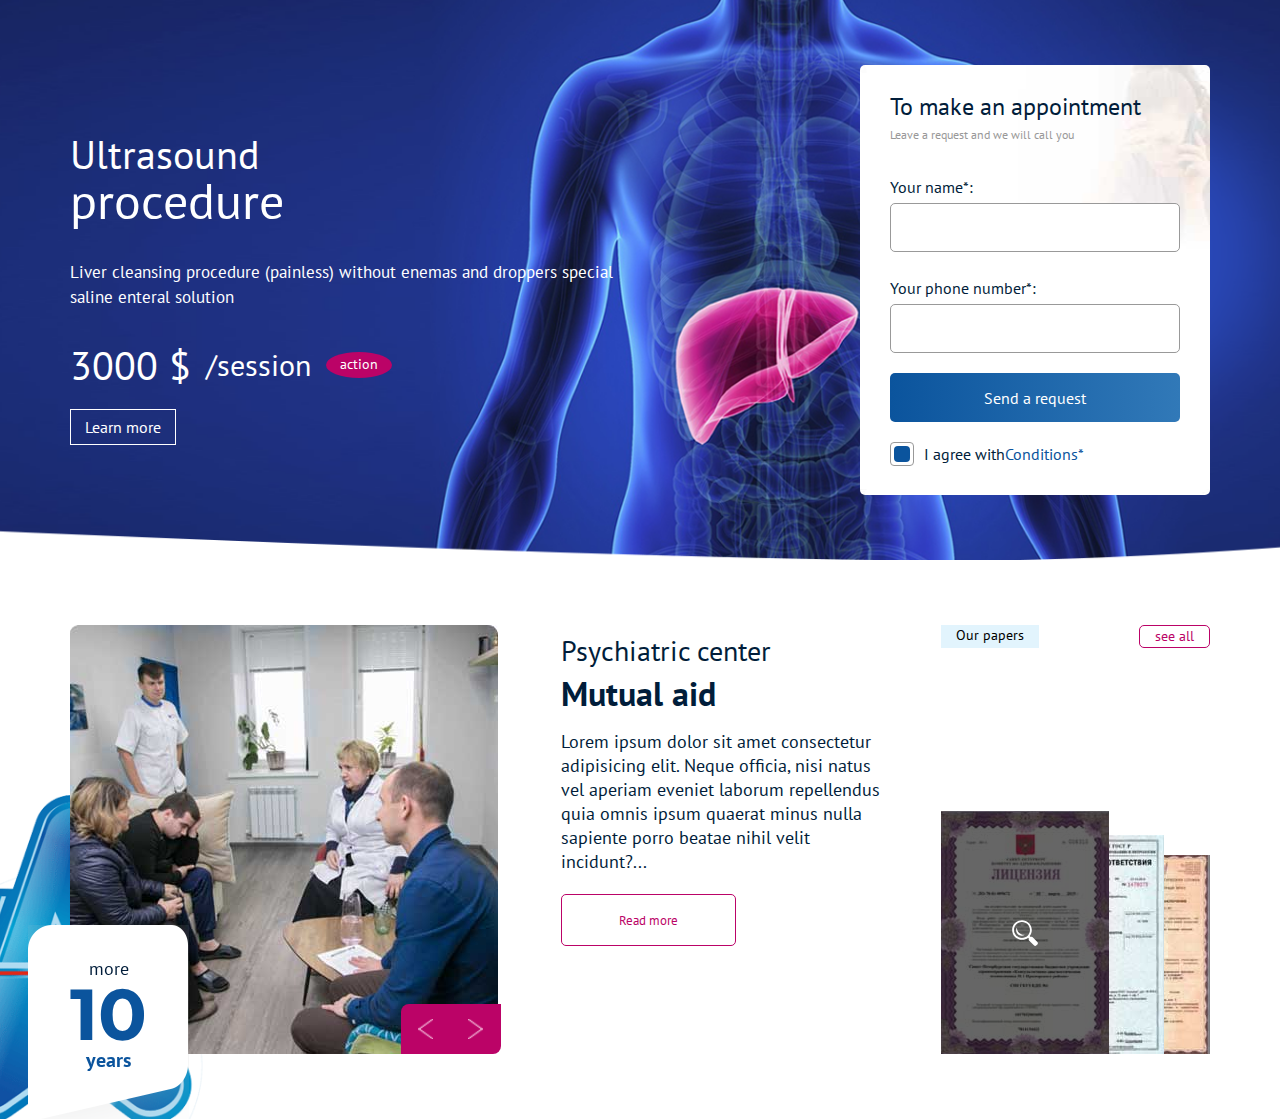
<file: index.html>
<!DOCTYPE html>
<html lang="en">

<head>
    <meta charset="UTF-8">
    <meta name="viewport" content="width=device-width, initial-scale=1.0, maximum-scale=1.0, user-scalable=0">
    <link rel="shortcut icon" href="img/favicon.ico">
    <link rel="stylesheet" href="css/null.css">
    <link rel="stylesheet" href="slick/css/style.css">
    <link rel="stylesheet" href="css/lightbox.css">
    <link rel="stylesheet" href="css/style.css">
    <title>Alternative</title>
</head>

<body>
    <div class="wrapper">
        <section class="first">
            <div class="container">
                <div class="offer">
                    <div class="offer__itself">
                        <h1><span>Ultrasound</span><br>procedure
                            </h1>
                        <p class="procedure">Liver cleansing procedure (painless) without enemas and droppers
                        special
                        saline enteral solution</p>
                        <div class="offer__price">
                            <p class="offer__sum">3000 $ </p>
                            <p class="offer__seance">/session</p>
                            <div class="offer__action">action</div>
                        </div>
                        <a href="#">Learn more</a>
                    </div>
                    <div class="offer__form">
                        <form action="#" method="post" enctype="multipart/form-data">
                            <h3>To make an appointment</h3>
                            <p class="submit-application">Leave a request and we will call you</p>
                            <div class="form__item">
                                <label for="formName">Your name*:</label>
                                <input type="text" name="name" class="_req">
                            </div>
                            <div class="form__item">
                                <label for="formEmail">Your phone number*:</label>
                                <input type="tel" name="tel" class="_req">
                            </div>

                            <!-- <button type="submit" class="button-in-form"> -->
                            <a href="#popup">Send a request</a>
                            <!-- </button> -->

                            <div class="form__item">
                                <div class="checkbox">
                                    <input id="formAgreement" checked="" type="checkbox" name="agreement"
                                        class="checkbox__input _req">
                                    <label for="formAgreement" class="checkbox__label">
                                        <span>I agree with</span>
                                        <a href="#" class="conditions">Conditions*</a>
                                    </label>
                                </div>
                            </div>
                        </form>

                    </div>
                </div>
            </div>
        </section>
        <section class="second">
            <div class="container">
                <div class="main">
                    <div class="main__first">
                        <img src="img/star-round.gif" alt="#" class="star">
                        <div class="for-rounded-rectangle">
                            <img src="img/rounded-rectangle.png" alt="#" class="for-10">
                            <div class="for-p">
                                <p class="more">more</p>
                                <p class="ten">10</p>
                                <p class="years">years</p>
                            </div>
                        </div>
                        <div class="slider-three-section">
                            <div class="slider__item filter">
                                <img src="img/img1.jpg" alt="#">
                            </div>
                            <div class="slider__item filter">
                                <img src="img/img1.jpg" alt="#">
                            </div>
                            <div class="slider__item filter">
                                <img src="img/img1.jpg" alt="#">
                            </div>
                            <div class="slider__item filter">
                                <img src="img/img1.jpg" alt="#">
                            </div>
                            <div class="slider__item filter">
                                <img src="img/img1.jpg" alt="#">
                            </div>
                        </div>
                    </div>
                    <div class="main__center">
                        <p class="psy">Psychiatric center</p>
                        <h2>Mutual aid</h2>
                        <p class="lorem">Lorem ipsum dolor sit amet consectetur adipisicing elit. Neque officia, nisi
                            natus vel
                            aperiam eveniet laborum repellendus quia omnis ipsum quaerat minus nulla sapiente porro
                            beatae nihil velit incidunt?<span id="dots">...</span><span id="more"> Repudiandae,
                                perferendis molestias. Fuga itaque magni quod rem.
                                Omnis officiis quo, assumenda, molestiae, possimus pariatur veritatis delectus atque
                                voluptatibus consequatur sapiente!</span></p>
                        <button onclick="myFunction()" id="myBtn">Read more</button>

                    </div>
                    <div class="main__for-paper">
                        <!-- Images used to open the lightbox -->
                        <div class="our-paper_see-all">
                            <p class="our-paper">
                                Our papers
                            </p>
                            <a href="#" class="see-all">see all</a>
                        </div>
                        <!-- <div class="row"> -->
                        <div class="column column1">
                            <div class="for-loupe" onclick="openModal();currentSlide(1)" class="hover-shadow">
                            </div>
                            <img src="img/licence1.jpg" >
                        </div>
                        <div class="column column2">
                            <img src="img/licence2.jpg" onclick="openModal();currentSlide(2)" class="hover-shadow">
                        </div>
                        <div class="column column3">
                            <img src="img/licence3.jpg" onclick="openModal();currentSlide(3)" class="hover-shadow">
                        </div>
                        <!-- </div> -->

                        <!-- The Modal/Lightbox -->
                        <div id="myModal" class="modal">
                            <div class="to-close" onclick="closeModal()"></div>
                            <span class="close cursor" onclick="closeModal()">&times;</span>
                            <div class="modal-content">

                                <div class="mySlides">
                                    <div class="numbertext">1 / 3</div>
                                    <img src="img/licence1.jpg" style="width:50%">
                                </div>

                                <div class="mySlides">
                                    <div class="numbertext">2 / 3</div>
                                    <img src="img/licence2.jpg" style="width:50%">
                                </div>

                                <div class="mySlides">
                                    <div class="numbertext">3 / 3</div>
                                    <img src="img/licence3.jpg" style="width:50%">
                                </div>

                                <!-- Next/previous controls -->
                                <a class="prev" onclick="plusSlides(-1)">&#10094;</a>
                                <a class="next" onclick="plusSlides(1)">&#10095;</a>

                                <!-- Caption text -->
                                <div class="caption-container">
                                    <!-- <p id="caption"></p> -->
                                </div>

                                <!-- Thumbnail image controls -->
                                <div class="thumbnail-image-controls">
                                    <div class="column thumbnail">
                                        <img class="demo active" src="img/licence1.jpg" onclick="currentSlide(1)"
                                            alt="Nature">
                                    </div>

                                    <div class="column thumbnail">
                                        <img class="demo" src="img/licence2.jpg" onclick="currentSlide(2)" alt="Snow">
                                    </div>

                                    <div class="column thumbnail">
                                        <img class="demo" src="img/licence3.jpg" onclick="currentSlide(3)"
                                            alt="Mountains">
                                    </div>
                                </div>

                            </div>
                        </div>

                    </div>

                </div>
            </div>
        </section>



        <div id="popup" class="popup">
            <div class="popup__body">
                <a href="#invest" class="popup__area"></a>
                <div class="popup__content">
                    <a href="#invest" class="popup__close">
                        <svg display="none">
                            <symbol viewBox="0 0 47.971 47.971" id="close-in-popup">
                                <g>
                                    <path
                                        d="M28.228,23.986L47.092,5.122c1.172-1.171,1.172-3.071,0-4.242c-1.172-1.172-3.07-1.172-4.242,0L23.986,19.744L5.121,0.88
                                                		c-1.172-1.172-3.07-1.172-4.242,0c-1.172,1.171-1.172,3.071,0,4.242l18.865,18.864L0.879,42.85c-1.172,1.171-1.172,3.071,0,4.242
                                                		C1.465,47.677,2.233,47.97,3,47.97s1.535-0.293,2.121-0.879l18.865-18.864L42.85,47.091c0.586,0.586,1.354,0.879,2.121,0.879
                                                		s1.535-0.293,2.121-0.879c1.172-1.171,1.172-3.071,0-4.242L28.228,23.986z" />
                                </g>
                            </symbol>
                        </svg>
                        <svg class="close-in-popup">
                            <use xlink:href="#close-in-popup">
                            </use>
                        </svg>
                    </a>
                    <h2 class="popup__title">Thank you!</h2>
                    <p class="popup__text">Thank you for your request! <br>Our manager will get in touch with you within
                        5
                        minutes.</p>
                </div>
            </div>
        </div>

    </div>
    <script src="js/jquery-3.5.1.min.js"></script>
    <script src="slick/js/slick.min.js"></script>
    <script src="slick/js/script.js"></script>
    <script src="js/lightbox.js"></script>
    <script src="js/main.js"></script>
</body>

</html>
</file>
<file: css/null.css>
/*Обнуление*/
*{
	padding: 0;
	margin: 0;
	border: 0;
}
*,*:before,*:after{
	-moz-box-sizing: border-box;
	-webkit-box-sizing: border-box;
	box-sizing: border-box;
}
:focus,:active{outline: none;}
a:focus,a:active{outline: none;}

nav,footer,header,aside{display: block;}

html,body{
	height: 100%;
	width: 100%;
	font-size: 100%;
	line-height: 1;
	-ms-text-size-adjust: 100%;
	-moz-text-size-adjust: 100%;
	-webkit-text-size-adjust: 100%;
}
input,button,textarea{font-family:inherit;}

input::-ms-clear{display: none;}
button{cursor: pointer;}
button::-moz-focus-inner {padding:0;border:0;}
a, a:visited{text-decoration: none;}
a:hover{text-decoration: none;}
ul li{list-style: none;}
img{vertical-align: top;}

h1,h2,h3,h4,h5,h6{font-size:inherit;font-weight: 400;}
/*--------------------*/
</file>
<file: css/style.css>
@import url("https://fonts.googleapis.com/css?family=PT+Sans:regular,700&display=swap&subset=cyrillic-ext");
@import url("https://fonts.googleapis.com/css?family=PT+Sans+Caption:regular,700&display=swap&subset=cyrillic-ext");
@import url("https://fonts.googleapis.com/css?family=Black+Han+Sans:regular");
@import url("https://fonts.googleapis.com/css?family=Montserrat:700,800,900");
body {
  font-family: "PT Sans";
}

.wrapper {
  width: 100%;
  min-height: 100%;
  overflow: hidden;
  display: -webkit-box;
  display: -ms-flexbox;
  display: flex;
  -webkit-box-orient: vertical;
  -webkit-box-direction: normal;
  -ms-flex-direction: column;
  flex-direction: column;
}

.container {
  max-width: 1200px;
  position: relative;
  margin: 0 auto;
  padding-left: 30px;
  padding-right: 30px;
}

.first {
  background-image: url(../img/bg1.png);
  background-repeat: no-repeat;
  background-position: 50% 50%;
  background-size: cover;
}

.offer {
  display: -webkit-box;
  display: -ms-flexbox;
  display: flex;
  padding-top: 65px;
  padding-bottom: 65px;
  -webkit-box-align: center;
      -ms-flex-align: center;
          align-items: center;
  -webkit-box-pack: justify;
      -ms-flex-pack: justify;
          justify-content: space-between;
}

.offer .offer__itself {
  padding-right: 20px;
}

.offer h1 {
  font-size: 50px;
  line-height: 1;
  font-weight: 400;
  padding-bottom: 34px;
}

.offer h1 span {
  font-size: 40px;
}

.offer .procedure {
  font-size: 17px;
  padding-bottom: 34px;
  line-height: 1.5;
}

.offer__itself {
  color: white;
  -webkit-box-flex: 0;
      -ms-flex: 0 1 50%;
          flex: 0 1 50%;
}

.offer__itself a {
  color: white;
  padding-bottom: 34px;
  border: 1px solid white;
  padding: 7px 14px 7px 14px;
}

.offer__price {
  display: -webkit-box;
  display: -ms-flexbox;
  display: flex;
  -webkit-box-align: center;
      -ms-flex-align: center;
          align-items: center;
  padding-bottom: 34px;
}

.offer__sum {
  font-size: 40px;
  padding-right: 15px;
}

.offer__seance {
  font-size: 30px;
  padding-right: 15px;
}

.offer__action {
  font-size: 14px;
  background-color: #bb0367;
  padding: 5px 14px 7px 14px;
  border-radius: 100%;
}

.offer__form {
  color: #011d3a;
  -webkit-box-flex: 0;
      -ms-flex: 0 1 50%;
          flex: 0 1 50%;
  display: -webkit-box;
  display: -ms-flexbox;
  display: flex;
  -webkit-box-pack: end;
      -ms-flex-pack: end;
          justify-content: flex-end;
}

.offer__form form {
  padding: 30px;
  border-radius: 5px;
  background-image: url(../img/bg-in-form.jpg);
  background-repeat: no-repeat;
  background-position: 50% 50%;
  background-size: cover;
  width: 350px;
  height: 430px;
}

.offer__form form h3 {
  font-size: 24px;
  color: #011d3a;
  padding-bottom: 10px;
}

.offer__form form p {
  font-size: 12px;
  color: #999999;
  padding-bottom: 30px;
}

.offer__form form .form__item {
  padding: 0 0 20px 0;
}

.offer__form form label {
  line-height: 2;
}

.offer__form form input {
  display: block;
  background-color: white;
  border: 1px #999999 solid;
  width: 100%;
  border-radius: 5px;
  height: 49px;
  padding: 0 15px 0 15px;
}

.offer__form form a {
  background-image: -webkit-gradient(linear, left top, right top, from(#0b549d), to(#3179b8));
  background-image: linear-gradient(to right, #0b549d, #3179b8);
  color: white;
  width: 100%;
  height: 49px;
  display: -webkit-box;
  display: -ms-flexbox;
  display: flex;
  -webkit-box-pack: center;
      -ms-flex-pack: center;
          justify-content: center;
  -webkit-box-align: center;
      -ms-flex-align: center;
          align-items: center;
  margin: 0 0 20px 0;
  border-radius: 5px;
  -webkit-transition: all 0.5s ease 0s;
  transition: all 0.5s ease 0s;
}

.offer__form form a:hover {
  background-image: -webkit-gradient(linear, left top, right top, from(#0b549d), to(#6cb8fa));
  background-image: linear-gradient(to right, #0b549d, #6cb8fa);
}

.offer__form form .conditions {
  background: none;
  color: #0b549d;
  margin: 0;
  width: auto;
  height: auto;
}

.offer__form form .form {
  display: -webkit-box;
  display: -ms-flexbox;
  display: flex;
}

.offer__form form .checkbox {
  display: -webkit-box;
  display: -ms-flexbox;
  display: flex;
}

.offer__form form .checkbox__input {
  display: none;
}

.offer__form form .checkbox__label {
  font-size: 16px;
  line-height: 140%;
  display: -webkit-inline-box;
  display: -ms-inline-flexbox;
  display: inline-flex;
  -webkit-box-align: center;
      -ms-flex-align: center;
          align-items: center;
  position: relative;
  cursor: pointer;
  -webkit-box-pack: justify;
      -ms-flex-pack: justify;
          justify-content: space-between;
}

.offer__form form .checkbox__label::before {
  content: "";
  -ms-flex-item-align: start;
      align-self: flex-start;
  -webkit-box-flex: 0;
      -ms-flex: 0 0 24px;
          flex: 0 0 24px;
  height: 24px;
  background-color: #fff;
  border-radius: 4px;
  margin: 0px 10px 0px 0px;
  border: #999999 solid 1px;
}

.offer__form form .checkbox__label::after {
  -webkit-transition: -webkit-transform 0.5s ease 0s;
  transition: -webkit-transform 0.5s ease 0s;
  transition: transform 0.5s ease 0s;
  transition: transform 0.5s ease 0s, -webkit-transform 0.5s ease 0s;
  content: "";
  width: 16px;
  height: 16px;
  position: absolute;
  top: 4px;
  left: 4px;
  background-color: #0b549d;
  border-radius: 4px;
  -webkit-transform: scale(0);
          transform: scale(0);
}

.offer__form form .checkbox__input:checked + .checkbox__label::after {
  -webkit-transform: scale(1);
          transform: scale(1);
}

.popup:target {
  opacity: 1;
  visibility: visible;
  /* display: block; */
}

.popup {
  position: fixed;
  width: 100%;
  height: 100%;
  background-color: rgba(250, 250, 250, 0.5);
  top: 0;
  left: 0;
  opacity: 0;
  visibility: hidden;
  overflow-y: auto;
  overflow-x: hidden;
  -webkit-transition: all 0.5s ease 0s;
  transition: all 0.5s ease 0s;
  z-index: 5;
}

:focus,
:active {
  outline: none;
}

.popup__body {
  min-height: 100%;
  display: -webkit-box;
  display: -ms-flexbox;
  display: flex;
  -webkit-box-align: center;
      -ms-flex-align: center;
          align-items: center;
  -webkit-box-pack: center;
      -ms-flex-pack: center;
          justify-content: center;
  padding: 10px 10px;
  position: relative;
  z-index: 7;
}

a:focus,
a:active {
  outline: none;
}

.popup__area {
  position: absolute;
  width: 100%;
  height: 100%;
  top: 0;
  left: 0;
}

.popup__content {
  background: -webkit-gradient(linear, left top, right bottom, from(#1e3d73), to(#2a5297));
  background: linear-gradient(to bottom right, #1e3d73, #2a5297);
  color: white;
  width: 350px;
  height: 430px;
  padding: 30px;
  position: relative;
  font-size: 20px;
  line-height: 30px;
  border-radius: 5px;
}

.popup__close {
  position: absolute;
  right: 15px;
  top: 10px;
  font-size: 20px;
  color: white;
  text-decoration: none;
}

.close-in-popup {
  fill: white;
  width: 15px;
  height: 15px;
}

.popup__title {
  font-size: 40px;
  padding-top: 0;
  padding-bottom: 40px;
}

.popup__text {
  color: white;
  font-size: 16px;
}

.main {
  position: relative;
  display: -webkit-box;
  display: -ms-flexbox;
  display: flex;
  padding-top: 65px;
  padding-bottom: 65px;
}

.main__first {
  -webkit-box-flex: 0;
      -ms-flex: 0 1 40%;
          flex: 0 1 40%;
}

.main__center {
  -webkit-box-flex: 0;
      -ms-flex: 0 1 35%;
          flex: 0 1 35%;
  padding-left: 60px;
  color: #011d3a;
}

.main__center .psy {
  font-weight: 500;
  font-size: 28px;
  line-height: 1.833;
}

.main__center h2 {
  font-size: 34px;
  font-weight: 600;
  line-height: 1;
  text-align: left;
  padding-bottom: 20px;
}

.main__center .lorem {
  line-height: 1.5;
  font-size: 18px;
  line-height: 1.333;
  padding-bottom: 20px;
  -webkit-transition: all 1s ease 0s;
  transition: all 1s ease 0s;
}

.main__center button {
  color: #bb0367;
  background-color: white;
  border: solid #bb0367 1px;
  border-radius: 5px;
  width: 175px;
  height: 52px;
  -webkit-transition: all 1s ease 0s;
  transition: all 1s ease 0s;
}

.main__center #more {
  display: none;
  -webkit-transition: all 1s ease 0s;
  transition: all 1s ease 0s;
}

.main__for-paper {
  -webkit-box-flex: 0;
      -ms-flex: 0 1 25%;
          flex: 0 1 25%;
  z-index: 3;
  display: -webkit-box;
  display: -ms-flexbox;
  display: flex;
  -webkit-box-orient: vertical;
  -webkit-box-direction: normal;
      -ms-flex-direction: column;
          flex-direction: column;
  -webkit-box-pack: justify;
      -ms-flex-pack: justify;
          justify-content: space-between;
  position: relative;
  margin-left: 60px;
}

.main__for-paper .column1 .for-loupe {
  width: 168px;
  height: 243px;
  background-color: rgba(0, 0, 0, 0.6);
  background-image: url(../img/icons8-search.svg);
  background-position: center;
  background-repeat: no-repeat;
  z-index: 9;
  position: absolute;
  bottom: 0;
}

.our-paper_see-all {
  display: -webkit-box;
  display: -ms-flexbox;
  display: flex;
  -webkit-box-pack: justify;
      -ms-flex-pack: justify;
          justify-content: space-between;
}

.our-paper_see-all .our-paper {
  background-color: #e2f4fd;
  line-height: 1.5;
  padding-left: 15px;
  padding-right: 15px;
  font-size: 14px;
}

.our-paper_see-all .see-all {
  color: #bb0367;
  border: 1px solid #bb0367;
  line-height: 1.5;
  padding-left: 15px;
  padding-right: 15px;
  border-radius: 5px;
  font-size: 14px;
}

@media (max-width: 950px) {
  .main {
    display: -webkit-box;
    display: -ms-flexbox;
    display: flex;
    -webkit-box-align: center;
        -ms-flex-align: center;
            align-items: center;
  }
  .main__for-paper {
    display: none;
  }
  .main__first {
    -webkit-box-flex: 0;
        -ms-flex: 0 1 50%;
            flex: 0 1 50%;
  }
  .main__center {
    -webkit-box-flex: 0;
        -ms-flex: 0 1 50%;
            flex: 0 1 50%;
  }
}

@media (max-width: 950px) and (max-width: 767px) {
  .offer {
    -webkit-box-orient: vertical;
    -webkit-box-direction: normal;
        -ms-flex-direction: column;
            flex-direction: column;
    -webkit-box-align: center;
        -ms-flex-align: center;
            align-items: center;
    -webkit-box-pack: center;
        -ms-flex-pack: center;
            justify-content: center;
  }
  .offer .offer__itself {
    text-align: center;
    margin-bottom: 40px;
    padding-right: 0;
  }
  .offer h1 {
    font-size: calc(35px + 15 * ((100vw - 320px) / (1500 - 320)));
    white-space: nowrap;
  }
  .offer h1 span {
    font-size: calc(30px + 10 * ((100vw - 320px) / (1500 - 320)));
  }
  .offer .procedure {
    font-size: 16px;
    padding-left: 20px;
    padding-right: 20px;
  }
  .offer .offer__sum {
    white-space: nowrap;
    font-size: calc(30px + 10 * ((100vw - 320px) / (1500 - 320)));
  }
  .offer .offer__seance {
    font-size: calc(20px + 10 * ((100vw - 320px) / (1500 - 320)));
  }
  .offer .offer__price {
    -webkit-box-pack: center;
        -ms-flex-pack: center;
            justify-content: center;
  }
}

@media (max-width: 950px) and (max-width: 400px) {
  .offer__form form {
    width: 100%;
  }
  .popup__content {
    width: 100%;
  }
}
</file>
<file: slick/css/style.css>
.slick-slider {
	min-width: 0;
}
/* Ограничивающая оболочка */
.slick-list {
	overflow: hidden;
	position: relative;
	border-radius: 8px;
}
/* Лента слайдов */
.slick-track {
	display: flex;
	align-items: flex-start;
}



/* Конкретный слайдер Наши специалисты */
.slider-three-section {
	position: relative;
	padding: 0;
	flex: 0 1 35%;
	min-width: 0;
	z-index: 1;
}

@media (max-width: 767px) {
	.slider-three-section {
		padding: 0px 0px;
	}
}

.slider-three-section .slick-arrow {
	position: absolute;
	bottom: 0px;
	z-index: 2;
	font-size: 0;
	width: 50px;
	height: 50px;
}
.slider-three-section .slick-arrow.slick-prev {
	right: 50px;
	background: url("../img/arrow-left.png");
	background-position: center;
	background-repeat: no-repeat;
	background-size: 30% 40%;
	border-radius: 8px 0px 0px 0px;
	background-color: #bb0367;
}
.slider-three-section .slick-arrow.slick-next {
	right: 0px;
	background-image: url("../img/arrow-right.png");
	background-position: center;
	background-repeat: no-repeat;
	background-size: 30% 40%;
	border-radius: 0px 0px 8px 0px;
	background-color: #bb0367;
	/* border-left: solid white 1px; */
}
.slider-three-section .slick-arrow.slick-disabled {
	opacity: 0.2;
}

.slider-three-section .slick-dots {
	display: flex;
	align-items: center;
	justify-content: center;
}
.slider-three-section .slick-dots li {
	list-style: none;
	margin: 0px 0px;
}
.slider-three-section .slick-dots button {
	font-size: 0;
	width: 10px;
	height: 10px;
	background-color: red;
	border-radius: 50%;
}

.slider-three-section .slick-dots li.slick-active button {
	background-color: transparent;
	border: 1px solid green;
}

.slider-three-section .slider__item {
	padding: 0px 0px;
	/* margin: 0px 20px; */
	border-radius: 8px;
}
.slider-three-section .slider__item img {
	max-width: 100%;
	position: relative;
}

.star {
	position: absolute;
	top: 170px;
	left: -171px;
	width: 350px;
}
.for-rounded-rectangle {
	position: absolute;
	z-index: 2;
	top: 70%;
	left: 0;
	display: flex;
	justify-content: center;
	/* margin: 5px; */
}
.for-rounded-rectangle p {
	position: relative;
	z-index: 3;
	text-align: center;
}
.more {
	margin-top: 35px;
	font-size: 18px;
	color: rgb(1, 29, 58);
}
.ten {
	font-size: 72px;
	font-family: "Montserrat";
	color: rgb(11, 84, 157);
	font-weight: bold;
}
.years {
	font-size: 20px;
	color: rgb(11, 84, 157);
	font-weight: bold;
}
.for-10 {
	/* box-shadow: 0px 0px 5px rgba(0, 0, 0, 0.19); */
	position: absolute;
}
.main__first {
	min-width: 0;
	flex: 0 1 35%;
	position: relative;
}
</file>
